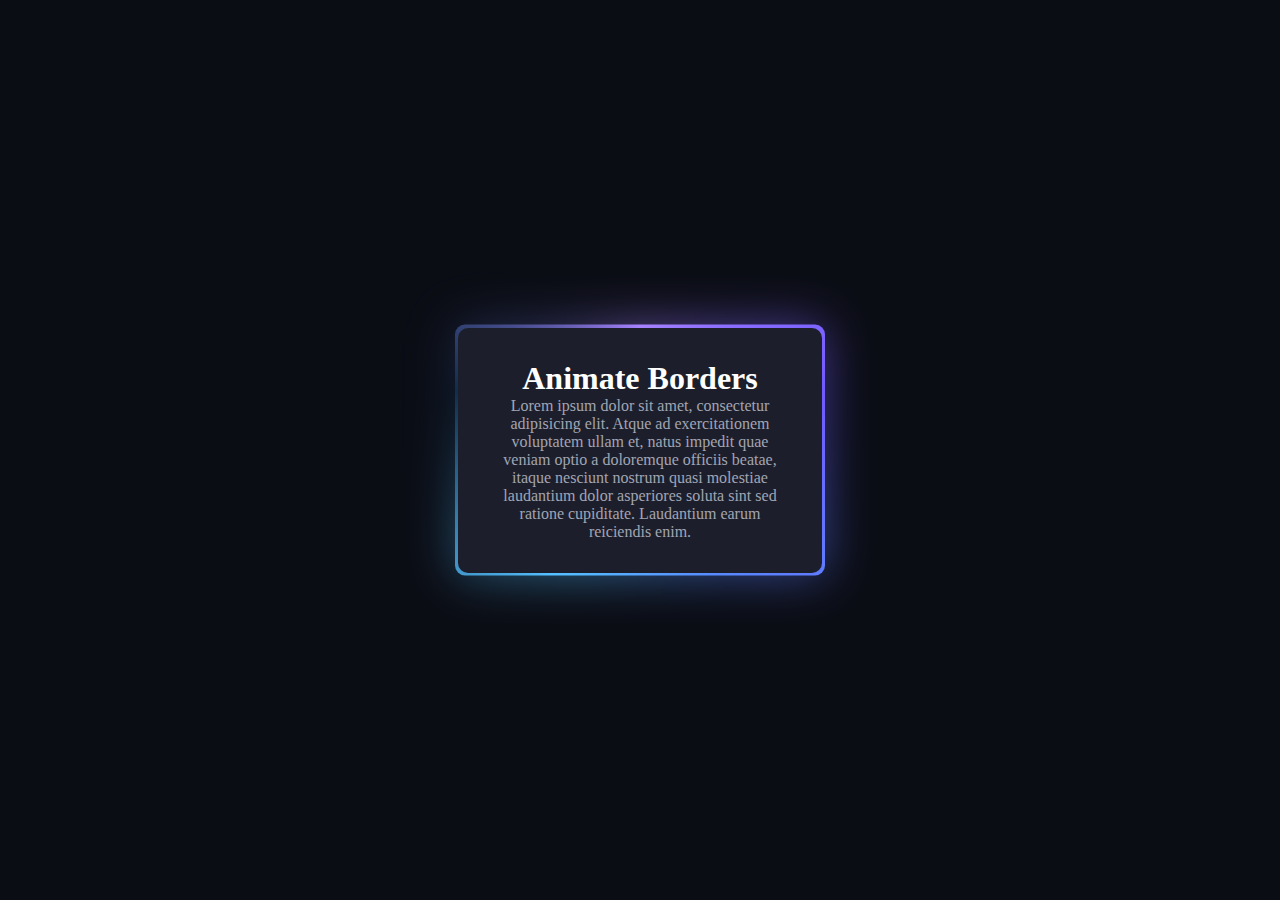
<file: animated-border/index.html>
<!DOCTYPE html>
<html lang="en">
<head>
  <meta charset="UTF-8">
  <meta name="viewport" content="width=device-width, initial-scale=1.0">
  <title>Border Animation</title>
  <link rel="stylesheet" href="styles.css">
</head>
<body>
  <div class="card">
    <h1>Animate Borders</h1>
    <p>Lorem ipsum dolor sit amet, consectetur adipisicing elit. Atque ad exercitationem voluptatem ullam et, natus impedit quae veniam optio a doloremque officiis beatae, itaque nesciunt nostrum quasi molestiae laudantium dolor asperiores soluta sint sed ratione cupiditate. Laudantium earum reiciendis enim.</p>
  </div>
</body>
</html>
</file>
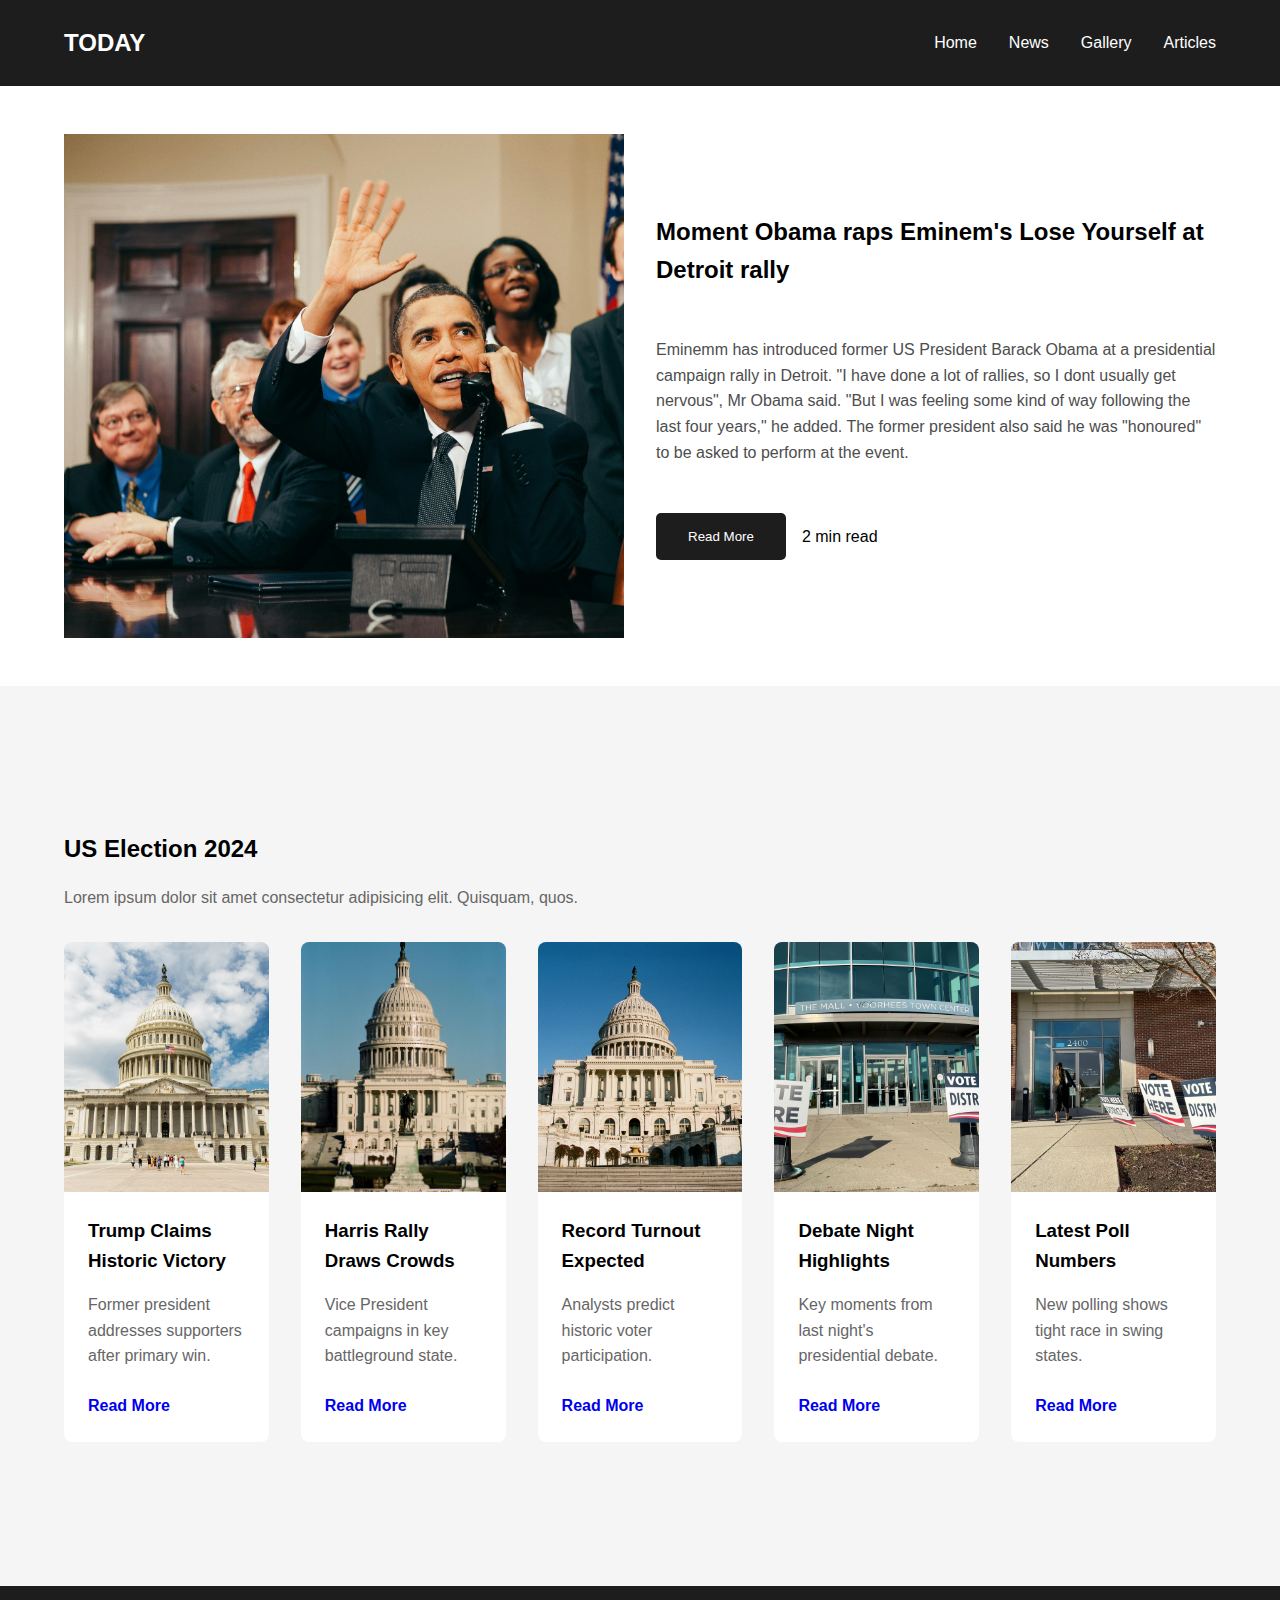
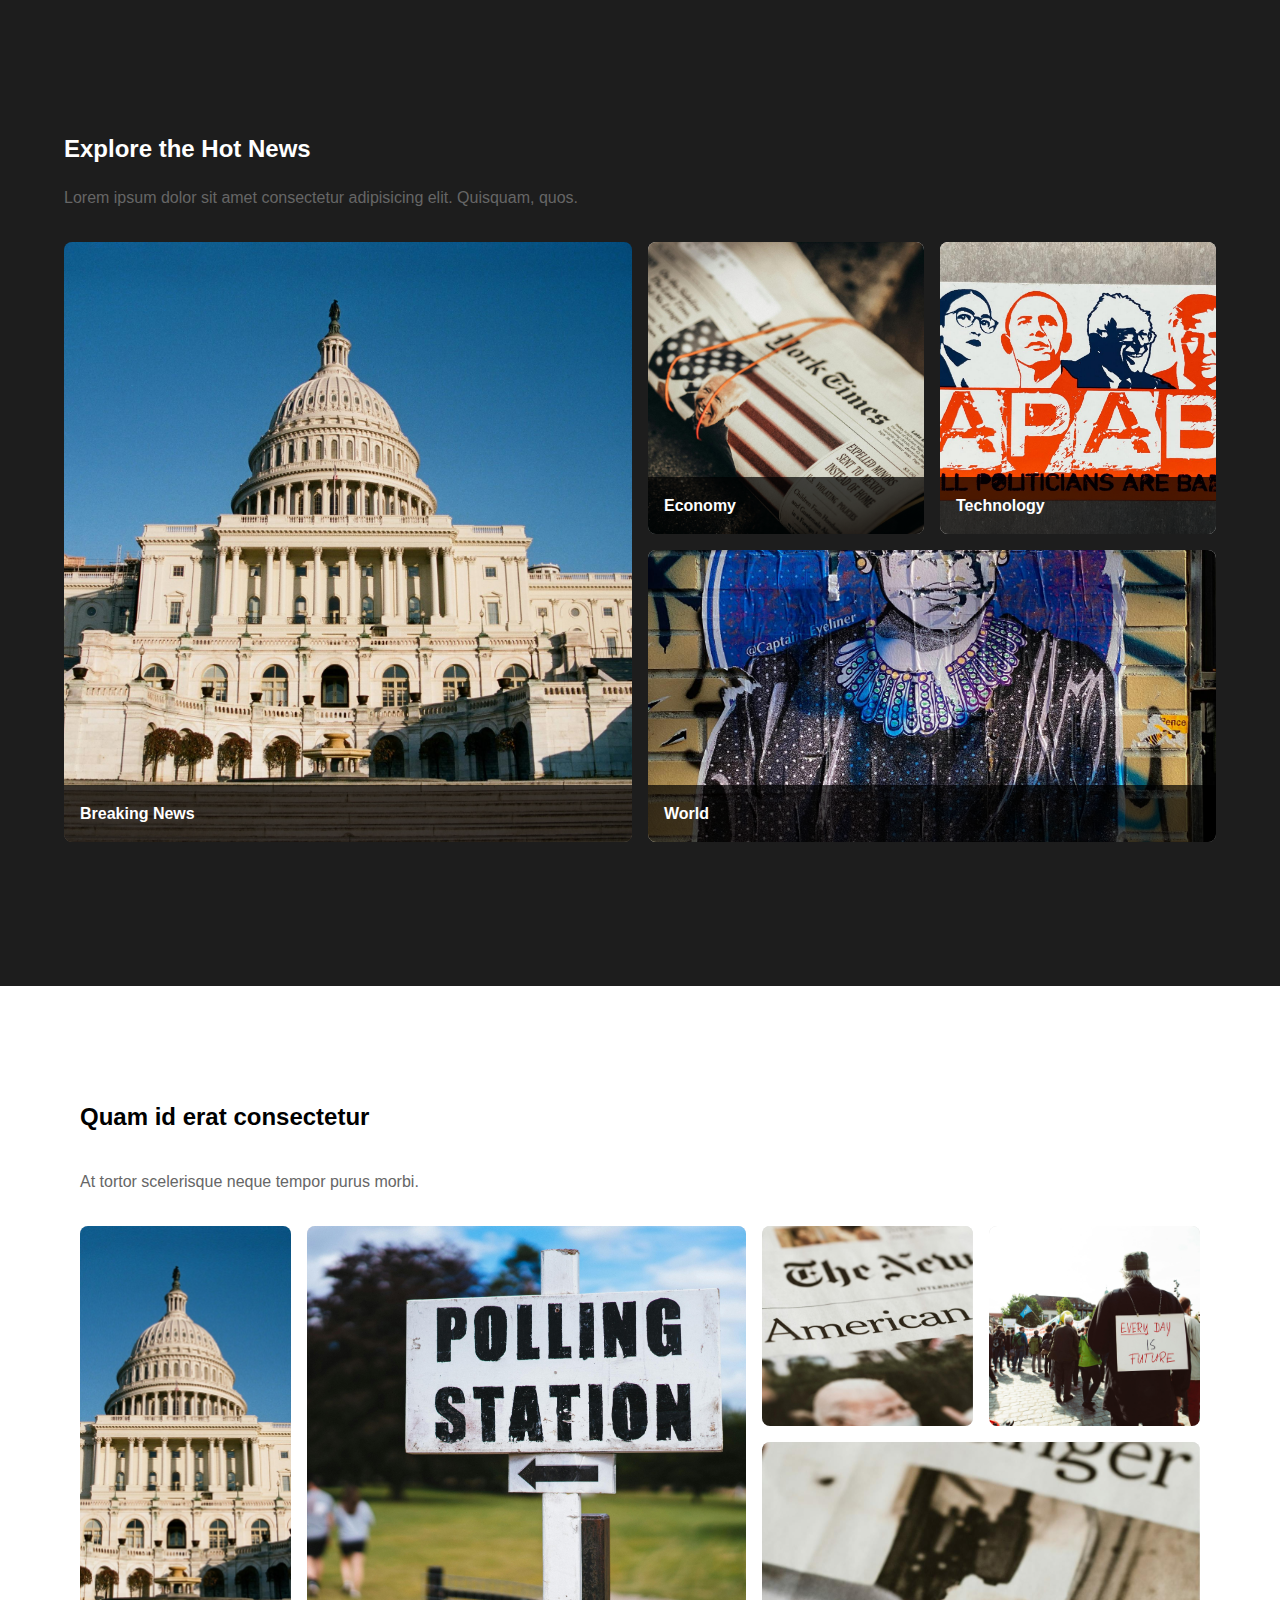
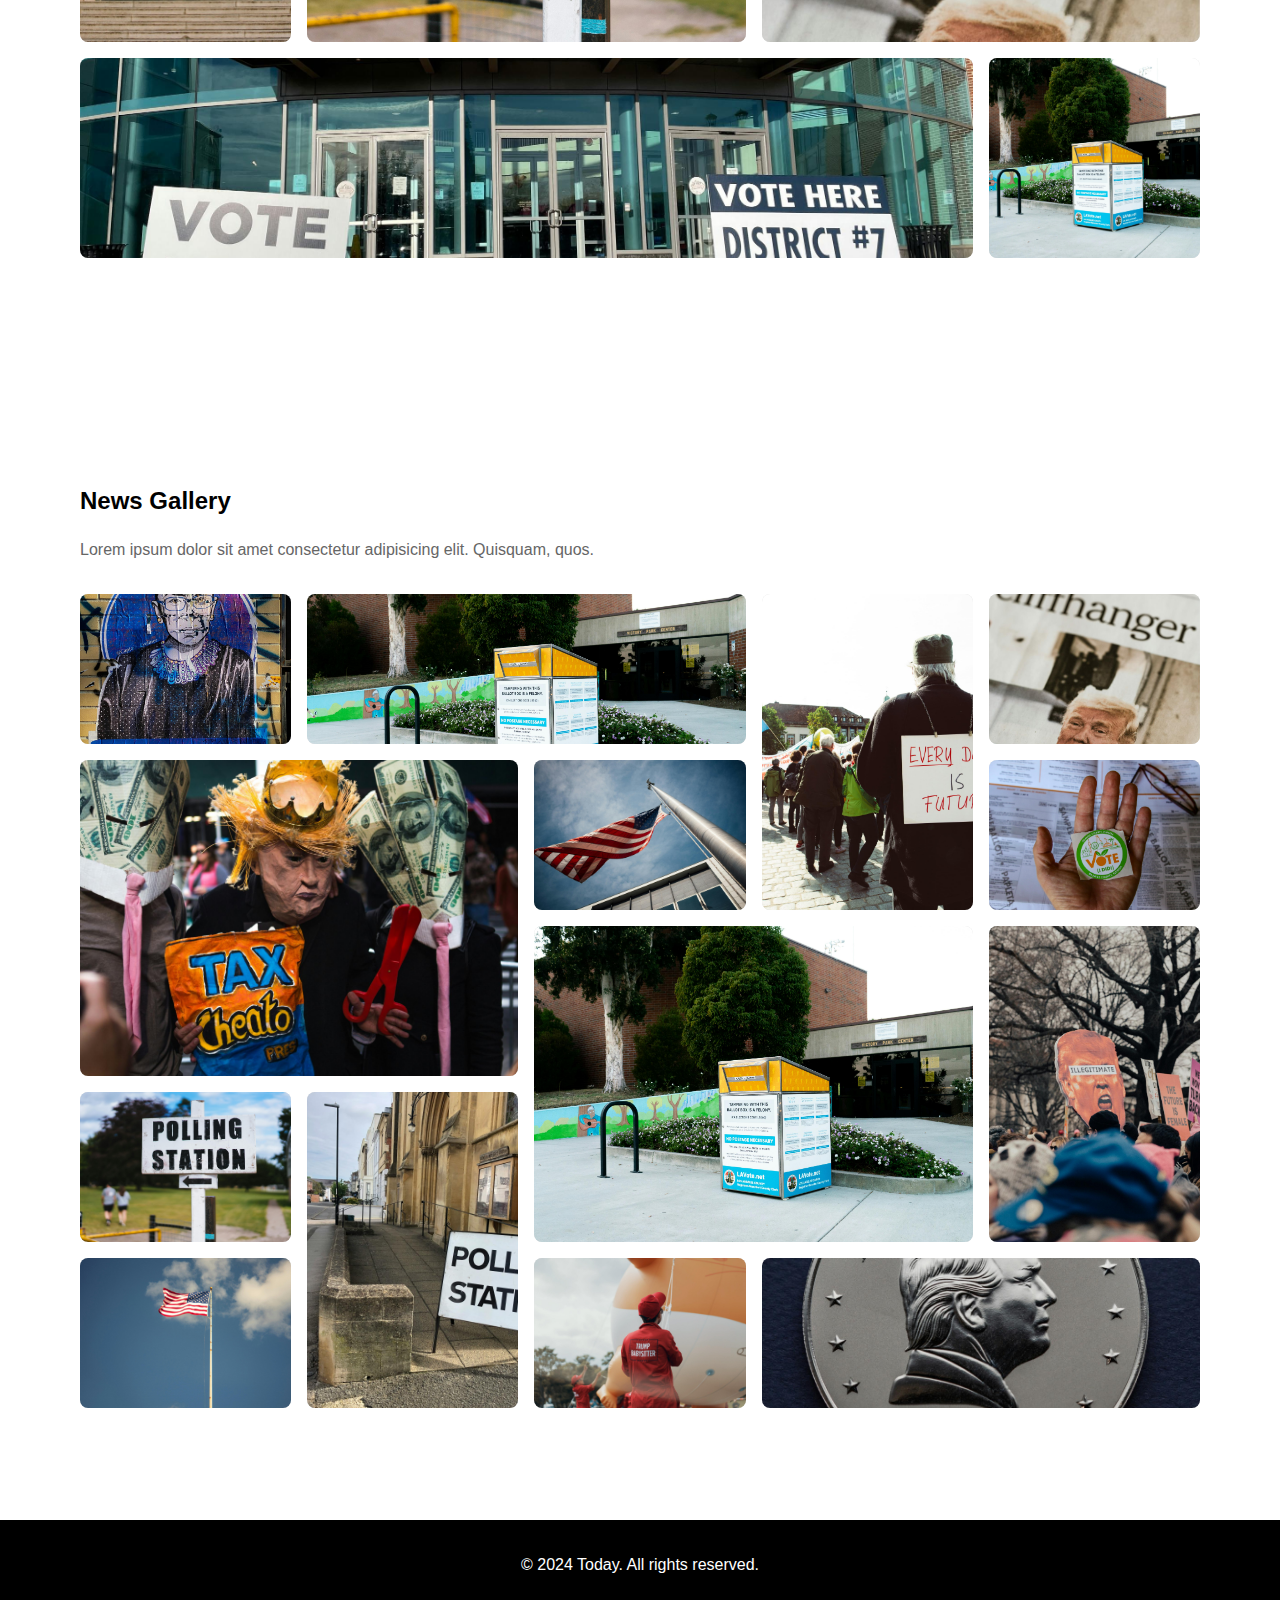
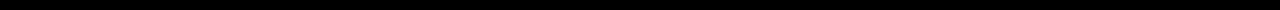
<file: app2/index.html>
<!DOCTYPE html>
<html lang="en">
  <head>
    <meta charset="UTF-8" />
    <meta name="viewport" content="width=device-width, initial-scale=1.0" />
    <title>TODAY News - Layout Examples</title>
    <link rel="stylesheet" href="styles.css" />
  </head>
  <body>
    <!-- 1. Flex - Header Navigation -->
    <header class="header">
      <nav class="header-nav">
        <div class="header-logo">TODAY</div>
        <div class="header-links">
          <a href="#">Home</a>
          <a href="#">News</a>
          <a href="#">Gallery</a>
          <a href="#">Articles</a>
        </div>
      </nav>
    </header>

    <main>
      <!-- 2. Flex and Column - Featured Article -->
      <section class="featured container">
        <div class="featured-image">
          <img src="images/main-image.jpg" alt="Featured News" />
        </div>
        <div class="featured-content">
          <h2>Moment Obama raps Eminem's Lose Yourself at Detroit rally</h2>
          <p>
            Eminemm has introduced former US President Barack Obama at a
            presidential campaign rally in Detroit. "I have done a lot of
            rallies, so I dont usually get nervous", Mr Obama said. "But I was
            feeling some kind of way following the last four years," he added.
            The former president also said he was "honoured" to be asked to
            perform at the event.
          </p>
          <div class="featured-footer">
            <button href="#" class="featured-more">Read More</button>
            <span class="featured-time">2 min read</span>
          </div>
        </div>
      </section>

      <!-- 3. Flex/Grid List - Latest Cards without text overlay -->
      <section class="latest">
        <div class="container">
          <h2 class="latest-title">US Election 2024</h2>
          <p class="latest-subtitle">
            Lorem ipsum dolor sit amet consectetur adipisicing elit. Quisquam,
            quos.
          </p>
          <div class="latest-list">
            <article class="latest-card">
              <img src="images/image2.jpg" alt="News Image" />
              <div class="latest-content">
                <h3>Trump Claims Historic Victory</h3>
                <p>Former president addresses supporters after primary win.</p>
                <a href="#" class="latest-more">Read More</a>
              </div>
            </article>
            <article class="latest-card">
              <img src="images/image3.jpg" alt="News Image" />
              <div class="latest-content">
                <h3>Harris Rally Draws Crowds</h3>
                <p>Vice President campaigns in key battleground state.</p>
                <a href="#" class="latest-more">Read More</a>
              </div>
            </article>
            <article class="latest-card">
              <img src="images/image4.jpg" alt="News Image" />
              <div class="latest-content">
                <h3>Record Turnout Expected</h3>
                <p>Analysts predict historic voter participation.</p>
                <a href="#" class="latest-more">Read More</a>
              </div>
            </article>
            <article class="latest-card">
              <img src="images/image5.jpg" alt="News Image" />
              <div class="latest-content">
                <h3>Debate Night Highlights</h3>
                <p>Key moments from last night's presidential debate.</p>
                <a href="#" class="latest-more">Read More</a>
              </div>
            </article>
            <article class="latest-card">
              <img src="images/image6.jpg" alt="News Image" />
              <div class="latest-content">
                <h3>Latest Poll Numbers</h3>
                <p>New polling shows tight race in swing states.</p>
                <a href="#" class="latest-more">Read More</a>
              </div>
            </article>
          </div>
        </div>
      </section>

      <!-- 4a. Flex/Grid 2D - Hot News - Flex Version -->
      <!-- <section class="hot">
        <div class="container">
          <h2 class="hot-title">Explore the Hot News</h2>
          <p class="hot-subtitle">
            Lorem ipsum dolor sit amet consectetur adipisicing elit. Quisquam,
            quos.
          </p>
          <div class="hot-flex">
            <article class="hot-card hot-left">
              <img src="images/image4.jpg" alt="Breaking News" />
              <div class="hot-overlay">Breaking News</div>
            </article>

            <div class="hot-right">
              <div class="hot-right-inner">
                <article class="hot-card">
                  <img src="images/image8.jpg" alt="Economy Update" />
                  <div class="hot-overlay">Economy</div>
                </article>
                <article class="hot-card">
                  <img src="images/image9.jpg" alt="Technology News" />
                  <div class="hot-overlay">Technology</div>
                </article>
              </div>
              <article class="hot-card">
                <img src="images/image10.jpg" alt="World News" />
                <div class="hot-overlay">World</div>
              </article>
            </div>
          </div>
        </div>
      </section> -->

      <!-- 4b. Flex/Grid 2D - Hot News - Grid Version -->
      <section class="hot">
        <div class="container">
          <h2 class="hot-title">Explore the Hot News</h2>
          <p class="hot-subtitle">
            Lorem ipsum dolor sit amet consectetur adipisicing elit. Quisquam,
            quos.
          </p>
          <div class="hot-grid">
            <article class="hot-card hot-grid-1">
              <img src="images/image4.jpg" alt="Breaking News" />
              <div class="hot-overlay">Breaking News</div>
            </article>
            <article class="hot-card hot-grid-2">
              <img src="images/image8.jpg" alt="Economy Update" />
              <div class="hot-overlay">Economy</div>
            </article>
            <article class="hot-card hot-grid-3">
              <img src="images/image9.jpg" alt="Technology News" />
              <div class="hot-overlay">Technology</div>
            </article>
            <article class="hot-card hot-grid-4">
              <img src="images/image10.jpg" alt="World News" />
              <div class="hot-overlay">World</div>
            </article>
          </div>
        </div>
      </section>

      <!-- 5. Grid Auto - Masonry Layout -->
      <section class="masonry">
        <div class="container">
          <h2>Quam id erat consectetur</h2>
          <p class="masonry-subtitle">
            At tortor scelerisque neque tempor purus morbi.
          </p>
          <div class="masonry-grid">
            <div class="masonry-item item1">
              <img src="images/image4.jpg" alt="Masonry Image 1" />
            </div>
            <div class="masonry-item item2">
              <img src="images/image18.jpg" alt="Masonry Image 2" />
            </div>
            <div class="masonry-item item3">
              <img src="images/image13.jpg" alt="Masonry Image 3" />
            </div>
            <div class="masonry-item item4">
              <img src="images/image14.jpg" alt="Masonry Image 4" />
            </div>
            <div class="masonry-item item5">
              <img src="images/image15.jpg" alt="Masonry Image 5" />
            </div>
            <div class="masonry-item item6">
              <img src="images/image5.jpg" alt="Masonry Image 6" />
            </div>
            <div class="masonry-item item7">
              <img src="images/image17.jpg" alt="Masonry Image 7" />
            </div>
          </div>
        </div>
      </section>

      <!-- 6. Grid Templates - News Gallery -->
      <section class="gallery">
        <div class="container">
          <h2 class="gallery-title">News Gallery</h2>
          <p class="gallery-subtitle">
            Lorem ipsum dolor sit amet consectetur adipisicing elit. Quisquam,
            quos.
          </p>
          <div class="gallery-grid">
            <div class="gallery-item a">
              <img src="images/image10.jpg" alt="Gallery Image 1" />
            </div>
            <div class="gallery-item b">
              <img src="images/image17.jpg" alt="Gallery Image 2" />
            </div>
            <div class="gallery-item c">
              <img src="images/image14.jpg" alt="Gallery Image 3" />
            </div>
            <div class="gallery-item d">
              <img src="images/image15.jpg" alt="Gallery Image 4" />
            </div>
            <div class="gallery-item e">
              <img src="images/image25.jpg" alt="Gallery Image 5" />
            </div>
            <div class="gallery-item f">
              <img src="images/image11.jpg" alt="Gallery Image 6" />
            </div>
            <div class="gallery-item g">
              <img src="images/image16.jpg" alt="Gallery Image 7" />
            </div>
            <div class="gallery-item h">
              <img src="images/image17.jpg" alt="Gallery Image 8" />
            </div>
            <div class="gallery-item i">
              <img src="images/image18.jpg" alt="Gallery Image 9" />
            </div>
            <div class="gallery-item j">
              <img src="images/image19.jpg" alt="Gallery Image 10" />
            </div>
            <div class="gallery-item k">
              <img src="images/image20.jpg" alt="Gallery Image 11" />
            </div>
            <div class="gallery-item l">
              <img src="images/image21.jpg" alt="Gallery Image 12" />
            </div>
            <div class="gallery-item m">
              <img src="images/image22.jpg" alt="Gallery Image 13" />
            </div>
            <div class="gallery-item n">
              <img src="images/image23.jpg" alt="Gallery Image 14" />
            </div>
          </div>
        </div>
      </section>
    </main>

    <footer>
      <p>© 2024 Today. All rights reserved.</p>
    </footer>
  </body>
</html>
</file>
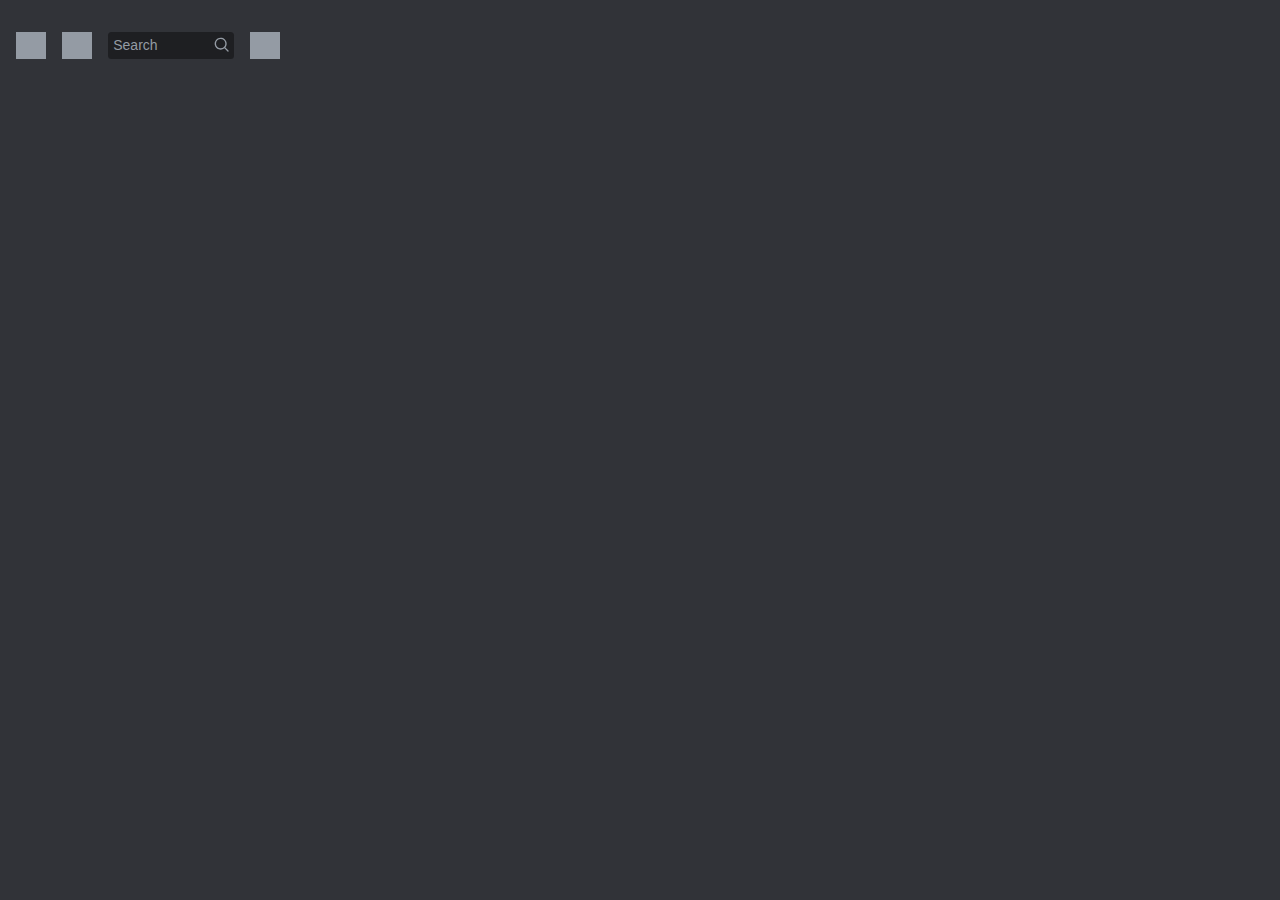
<file: discord-search-bar/index.html>
<!DOCTYPE html>
<html lang="en">
  <head>
    <meta charset="UTF-8" />
    <meta name="viewport" content="width=device-width, initial-scale=1.0" />
    <title>Document</title>
    <link rel="stylesheet" href="styles.css" />
  </head>
  <body>
    <div class="row">
      <div class="box"></div>
      <div class="box"></div>

      <div class="search-wrapper">
        <input class="input" type="search" placeholder="Search" />

        <svg
          xmlns="http://www.w3.org/2000/svg"
          fill="none"
          viewBox="0 0 24 24"
          class="search-icon"
        >
          <path
            fill="currentColor"
            fill-rule="evenodd"
            d="M15.62 17.03a9 9 0 1 1 1.41-1.41l4.68 4.67a1 1 0 0 1-1.42 1.42l-4.67-4.68ZM17 10a7 7 0 1 1-14 0 7 7 0 0 1 14 0Z"
            clip-rule="evenodd"
          ></path>
        </svg>

        <button class="x-icon">
          <svg
            xmlns="http://www.w3.org/2000/svg"
            fill="none"
            viewBox="0 0 24 24"
          >
            <path
              fill="currentColor"
              d="M17.3 18.7a1 1 0 0 0 1.4-1.4L13.42 12l5.3-5.3a1 1 0 0 0-1.42-1.4L12 10.58l-5.3-5.3a1 1 0 0 0-1.4 1.42L10.58 12l-5.3 5.3a1 1 0 1 0 1.42 1.4L12 13.42l5.3 5.3Z"
            ></path>
          </svg>
        </button>

      </div>

      <div class="box"></div>
    </div>
  </body>
</html>
</file>
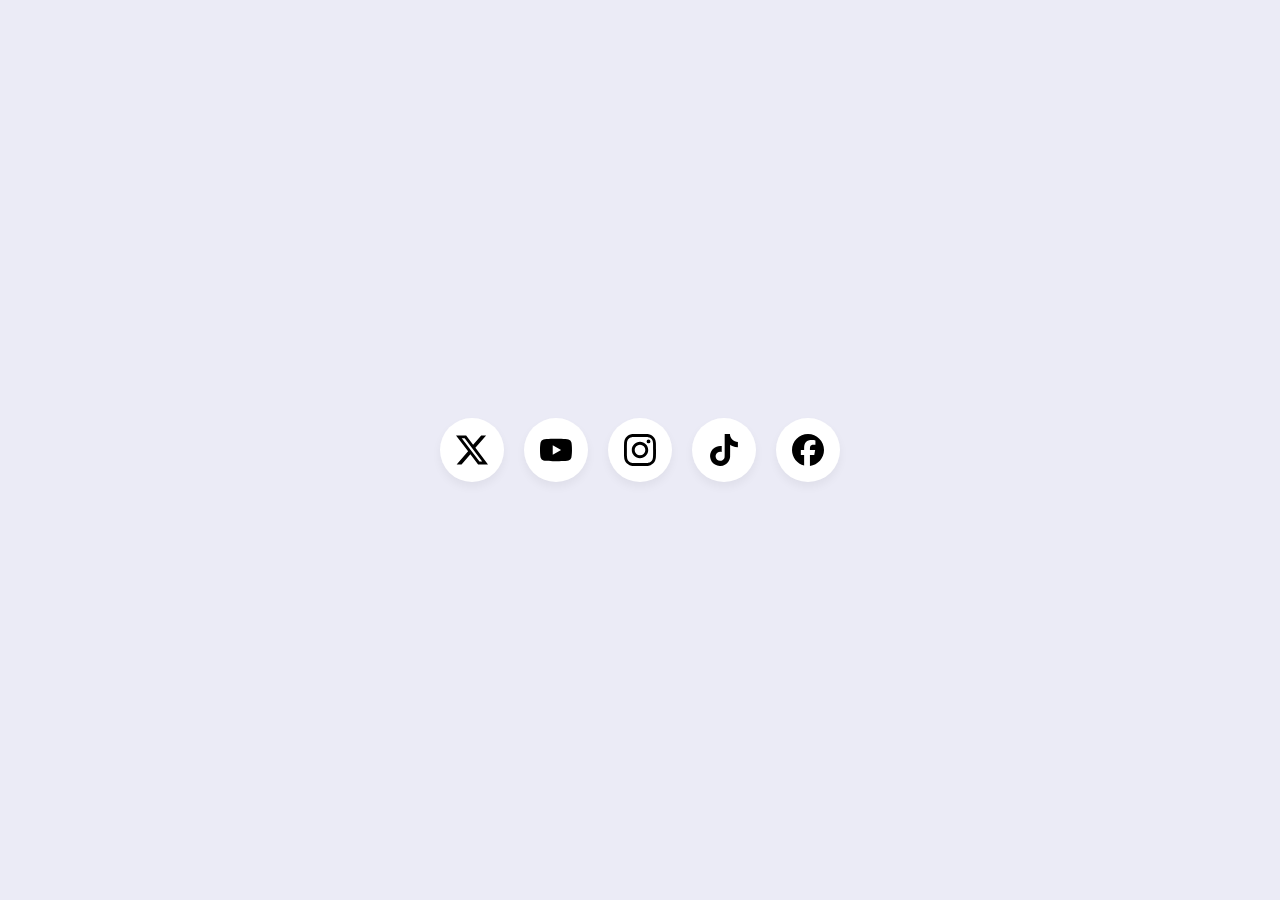
<file: socials-hover/index.html>
<!DOCTYPE html>
<html lang="en">
<head>
  <meta charset="UTF-8">
  <meta name="viewport" content="width=device-width, initial-scale=1.0">
  <title>Social Media Icons</title>
  <link rel="stylesheet" href="style.css">
</head>
<body>
  <!-- 
    BONUS TIPS:
    1. Visit https://simpleicons.org for more icons
    2. Use the target="_blank" attribute on a link to open it in a new tab
    3. For Better SEO you can use the title attribute to create tooltips in html
  -->

  <div class="socials-container">
    <a data-social="Twitter" style="--accent-color: black;" href="https://x.com/codingtogo">
      <svg role="img" viewBox="0 0 24 24" xmlns="http://www.w3.org/2000/svg"><title>X</title><path d="M18.901 1.153h3.68l-8.04 9.19L24 22.846h-7.406l-5.8-7.584-6.638 7.584H.474l8.6-9.83L0 1.154h7.594l5.243 6.932ZM17.61 20.644h2.039L6.486 3.24H4.298Z"/></svg>
    </a>
    <a data-social="YouTube" style="--accent-color: red;" href="https://youtube.com/@coding2go">
      <svg role="img" viewBox="0 0 24 24" xmlns="http://www.w3.org/2000/svg"><title>YouTube</title><path d="M23.498 6.186a3.016 3.016 0 0 0-2.122-2.136C19.505 3.545 12 3.545 12 3.545s-7.505 0-9.377.505A3.017 3.017 0 0 0 .502 6.186C0 8.07 0 12 0 12s0 3.93.502 5.814a3.016 3.016 0 0 0 2.122 2.136c1.871.505 9.376.505 9.376.505s7.505 0 9.377-.505a3.015 3.015 0 0 0 2.122-2.136C24 15.93 24 12 24 12s0-3.93-.502-5.814zM9.545 15.568V8.432L15.818 12l-6.273 3.568z"/></svg>
    </a>
    <a data-social="Instagram" style="--accent-color: #fe107c;" href="#">
      <svg role="img" viewBox="0 0 24 24" xmlns="http://www.w3.org/2000/svg"><title>Instagram</title><path d="M7.0301.084c-1.2768.0602-2.1487.264-2.911.5634-.7888.3075-1.4575.72-2.1228 1.3877-.6652.6677-1.075 1.3368-1.3802 2.127-.2954.7638-.4956 1.6365-.552 2.914-.0564 1.2775-.0689 1.6882-.0626 4.947.0062 3.2586.0206 3.6671.0825 4.9473.061 1.2765.264 2.1482.5635 2.9107.308.7889.72 1.4573 1.388 2.1228.6679.6655 1.3365 1.0743 2.1285 1.38.7632.295 1.6361.4961 2.9134.552 1.2773.056 1.6884.069 4.9462.0627 3.2578-.0062 3.668-.0207 4.9478-.0814 1.28-.0607 2.147-.2652 2.9098-.5633.7889-.3086 1.4578-.72 2.1228-1.3881.665-.6682 1.0745-1.3378 1.3795-2.1284.2957-.7632.4966-1.636.552-2.9124.056-1.2809.0692-1.6898.063-4.948-.0063-3.2583-.021-3.6668-.0817-4.9465-.0607-1.2797-.264-2.1487-.5633-2.9117-.3084-.7889-.72-1.4568-1.3876-2.1228C21.2982 1.33 20.628.9208 19.8378.6165 19.074.321 18.2017.1197 16.9244.0645 15.6471.0093 15.236-.005 11.977.0014 8.718.0076 8.31.0215 7.0301.0839m.1402 21.6932c-1.17-.0509-1.8053-.2453-2.2287-.408-.5606-.216-.96-.4771-1.3819-.895-.422-.4178-.6811-.8186-.9-1.378-.1644-.4234-.3624-1.058-.4171-2.228-.0595-1.2645-.072-1.6442-.079-4.848-.007-3.2037.0053-3.583.0607-4.848.05-1.169.2456-1.805.408-2.2282.216-.5613.4762-.96.895-1.3816.4188-.4217.8184-.6814 1.3783-.9003.423-.1651 1.0575-.3614 2.227-.4171 1.2655-.06 1.6447-.072 4.848-.079 3.2033-.007 3.5835.005 4.8495.0608 1.169.0508 1.8053.2445 2.228.408.5608.216.96.4754 1.3816.895.4217.4194.6816.8176.9005 1.3787.1653.4217.3617 1.056.4169 2.2263.0602 1.2655.0739 1.645.0796 4.848.0058 3.203-.0055 3.5834-.061 4.848-.051 1.17-.245 1.8055-.408 2.2294-.216.5604-.4763.96-.8954 1.3814-.419.4215-.8181.6811-1.3783.9-.4224.1649-1.0577.3617-2.2262.4174-1.2656.0595-1.6448.072-4.8493.079-3.2045.007-3.5825-.006-4.848-.0608M16.953 5.5864A1.44 1.44 0 1 0 18.39 4.144a1.44 1.44 0 0 0-1.437 1.4424M5.8385 12.012c.0067 3.4032 2.7706 6.1557 6.173 6.1493 3.4026-.0065 6.157-2.7701 6.1506-6.1733-.0065-3.4032-2.771-6.1565-6.174-6.1498-3.403.0067-6.156 2.771-6.1496 6.1738M8 12.0077a4 4 0 1 1 4.008 3.9921A3.9996 3.9996 0 0 1 8 12.0077"/></svg>
    </a>
    <a data-social="TikTok" style="--accent-color: #38142a;" href="#">
      <svg role="img" viewBox="0 0 24 24" xmlns="http://www.w3.org/2000/svg"><title>TikTok</title><path d="M12.525.02c1.31-.02 2.61-.01 3.91-.02.08 1.53.63 3.09 1.75 4.17 1.12 1.11 2.7 1.62 4.24 1.79v4.03c-1.44-.05-2.89-.35-4.2-.97-.57-.26-1.1-.59-1.62-.93-.01 2.92.01 5.84-.02 8.75-.08 1.4-.54 2.79-1.35 3.94-1.31 1.92-3.58 3.17-5.91 3.21-1.43.08-2.86-.31-4.08-1.03-2.02-1.19-3.44-3.37-3.65-5.71-.02-.5-.03-1-.01-1.49.18-1.9 1.12-3.72 2.58-4.96 1.66-1.44 3.98-2.13 6.15-1.72.02 1.48-.04 2.96-.04 4.44-.99-.32-2.15-.23-3.02.37-.63.41-1.11 1.04-1.36 1.75-.21.51-.15 1.07-.14 1.61.24 1.64 1.82 3.02 3.5 2.87 1.12-.01 2.19-.66 2.77-1.61.19-.33.4-.67.41-1.06.1-1.79.06-3.57.07-5.36.01-4.03-.01-8.05.02-12.07z"/></svg>
    </a>
    <a data-social="Facebook" style="--accent-color: #106bff;" href="#">
      <svg role="img" viewBox="0 0 24 24" xmlns="http://www.w3.org/2000/svg"><title>Facebook</title><path d="M9.101 23.691v-7.98H6.627v-3.667h2.474v-1.58c0-4.085 1.848-5.978 5.858-5.978.401 0 .955.042 1.468.103a8.68 8.68 0 0 1 1.141.195v3.325a8.623 8.623 0 0 0-.653-.036 26.805 26.805 0 0 0-.733-.009c-.707 0-1.259.096-1.675.309a1.686 1.686 0 0 0-.679.622c-.258.42-.374.995-.374 1.752v1.297h3.919l-.386 2.103-.287 1.564h-3.246v8.245C19.396 23.238 24 18.179 24 12.044c0-6.627-5.373-12-12-12s-12 5.373-12 12c0 5.628 3.874 10.35 9.101 11.647Z"/></svg>
    </a>
  </div>
</body>
</html>
</file>
<file: animated-border/styles.css>
*{
    margin: 0;
    padding: 0;  
  }
  html{
    font-family: Poppins;
    color: #f0f0f0;
  }
  body{
    min-height: 100vh;
    background: #0b0d15;
    color: #a2a5b3;
    align-content: center;
  }
  h1{
    color: white;
  }

.card {
    margin: 0 auto;
    padding: 2em;
    width: 300px;
    background: #1C1F2B;
    text-align: center;
    border-radius: 10px;
    position: relative;
}

@property --angle {
    syntax: "<angle>";
    initial-value: 0deg;
    inherits: false;
}

.card::after, 
.card::before {
    --angle: 0deg;
    content: '';
    position: absolute;
    height: 100%;
    width: 100%;
    background-image: conic-gradient(from var(--angle), #A682FF, #715AFF, #5887FF, #55C1FF, #102E4A, #A682FF);
    /* background-image: conic-gradient(from var(--angle), transparent 70%, #55C1FF); */
    top: 50%;
    left: 50%;
    translate: -50% -50%;
    z-index: -1;
    padding: 3px;
    border-radius: 10px;
    /* animation: spin 1.5s linear infinite; */
}

.card:hover::after,
.card:hover::before {
    animation: spin 1.5s linear infinite;
}

.card::before {
    filter: blur(1.5em);
    opacity: 0.5;
}

@keyframes spin {
    from {
        --angle: 0deg;
    }

    to {
        --angle: 360deg;
    }
}
</file>
<file: app2/styles.css>
/* Base Styles */
* {
  margin: 0;
  padding: 0;
  box-sizing: border-box;
}

body {
  font-family: Arial, sans-serif;
  line-height: 1.6;
}

section {
  padding: 6rem 0;
}

section h2 {
  margin-bottom: 2rem;
}

.container {
  max-width: 1500px;
  margin: 0 auto;
  padding: 3rem 4rem;
}

/* TEMPORARY - Remove after adding all the styles */
img {
  display: block;
  width: 100px;
  height: 100px;
}

/* 1. Flex - Header Navigation */

.header {
  background: #1D1D1D;
  padding: 1.5em 0;
  color: #FFF; 
}

.header-logo {
  font-size: 1.5rem;
  font-weight: bold;
}

.header-nav {
  display: flex;
  justify-content: space-between;
  align-items: center;
  max-width: 1500px;
  padding: 0 4rem;
  margin: 0 auto;
}

.header-links {
  display: flex;
  justify-content: space-between;
  align-items: center;
  gap: 2rem;
}

.header-links a {
  color: #FFF;
  text-decoration: none;
  cursor: pointer;
}

.header-links a:hover {
  color: #9C9C9C;
}

/* 2. Flex and Column - Featured Section */

.featured {
  display: flex;
  justify-content: space-between;
  align-items: center;
  gap: 2rem;
  margin: 0;
  height: 600px;
}

.featured-image {
  flex-basis: 50%;
  height: 100%;
  background-color: #E0E0E0;
  border-radius: 8px;
}

.featured-image img {
  width: 100%;
  height: 100%;
  object-fit: cover;
}

.featured-content {
  flex-basis: 50%;
  display: flex;
  height: 100%;
  flex-direction: column;
  justify-content: center;
  gap: 1rem;
}

.featured-content p {
  color: #4D4D4D;
}

.featured-more {
  color: #FFF;
  background: #1D1D1D;
  padding: 1rem 2rem;
  border-radius: 5px;
  border: none;
}

.featured-more:hover {
  background: #414141;
  color: #D9D8DB;
  cursor: pointer;
}

.featured-footer {
  display: flex;
  gap: 1rem;
  align-items: center;
  margin-top: 2rem;
}


/* 3. Flex/Grid List - Latest Cards */

.latest {
  padding: 6rem 0;
  background: #F5F5F5;
  width: 100%;
}

.latest-title {
  margin-bottom: 1rem;
}

.latest-subtitle {
  margin-bottom: 2rem;
  color: #666666;
}

/* .latest-list {
  display: flex;
  justify-content: space-between;
  gap: 2rem;
  flex-wrap: wrap;
} */

.latest-list {
  display: grid;
  grid-template-columns: repeat(auto-fit, minmax(200px, 1fr));
  gap: 2rem;
  margin: 0 auto;
}

.latest-card {
  width: 100%;
  height: 500px;
  border-radius: 8px;
  box-shadow: none;
  background: #FFF;
  overflow: hidden;
}

.latest-card img {
  width: 100%;
  height: 250px;
  object-fit: cover;
}

.latest-content {
  padding: 1.5rem;
}

.latest-content h3 {
  margin-bottom: 1rem;
}

.latest-content p {
  color: #666;
  margin-bottom: 1.5rem;
}

.latest-more {
  text-decoration: none;
  font-weight: bold;
  padding-right: 1.5rem;
}

/* 4. Flex/Grid 2D - Hot News */

.hot {
  background: #1D1D1D;
  color: #FFF;
}

.hot-title {
  margin-bottom: 1rem;
}

.hot-subtitle {
  margin-bottom: 2rem;
  color: #666;
}

.hot-card{ 
  background-color: #E0E0E0;
  border-radius: 8px;
  overflow: hidden;
}

.hot-card img{
  width: 100%;
  height: 100%;
  object-fit: cover;
}

/* 4a. Flex/Grid 2D - Hot News - Flex Version */

/* .hot-flex {
  display: flex;
  gap: 1rem;
  height: 600px;
  width: 100%;
}

.hot-left {
  flex: 0 0 50%;
  border-radius: 8px;
  overflow: hidden;
}

.hot-right {
  flex: 0 0 50%;
  display: flex;
  flex-direction: column;
  gap: 1rem;
}

.hot-right-inner {
  display: flex;
  gap: 1rem;
  height: 50%;
} */

/* 4b. Flex/Grid 2D - Hot News - Grid Version */

.hot-grid {
  display: grid;
  grid-template-columns: repeat(4, 1fr);
  grid-template-rows: repeat(2, 1fr);
  gap: 1rem;
  height: 600px;
}

.hot-grid-1 {
  grid-column: span 2;
  grid-row: span 2;
}

.hot-grid-2 {
  grid-column: span 1;
  grid-row: span 1;
}

.hot-grid-3 {
  grid-column: span 1;
  grid-row: span 1;
}

.hot-grid-4 {
  grid-column: span 2;
  grid-row: span 1;
}

/* 5. Grid - Masonry Layout */

.masonry {
  padding: 4rem 1rem;
  background: #FFF;
}

.masonry-subtitle {
  margin-bottom: 2rem;
  color: #666;
}

.masonry-grid {
  display: grid;
  grid-template-columns: repeat(5, 1fr);
  grid-template-rows: repeat(3, 200px);
  gap: 1rem;
  max-width: none;
  margin: 0 auto;
}

.masonry-item {
  background-color: #E0E0E0;
  border-radius: 8px;
}

.masonry-item img {
  width: 100%;
  height: 100%;
  object-fit: cover;
  border-radius: 8px;
}

.item1 {
  grid-column: 1/2;
  grid-row: 1/3;
}

.item2 {
  grid-column: 2/4;
  grid-row: 1/3;
}

.item3 {
  grid-column: 4/5;
  grid-row: 1/2;
}

.item4 {
  grid-column: 5/6;
  grid-row: 1/2;
}

.item5 {
  grid-column: 4/6;
  grid-row: 2/3;
}

.item6 {
  grid-column: 1/ span 4;
  grid-row: span 1;
}

.item7 {
  grid-column: span 1;
  grid-row: span 1;
}

/* 6. Grid Templates - News Gallery */

.gallery {
  padding: 4rem 1rem;
}

.gallery-title {
  margin-bottom: 1rem;
}

.gallery-subtitle {
  margin-bottom: 2rem;
  color: #666;
}

.gallery-item {
  background-color: #E0E0E0;
  border-radius: 8px;
}

.gallery-item img {
  width: 100%;
  height: 100%;
  object-fit: cover;
  border-radius: 8px;
}

.gallery-grid {
  display: grid;
  grid-template-columns: repeat(5, 1fr);
  grid-template-rows: repeat(5, 150px);
  gap: 1rem;
  max-width: none;
  margin: 0 auto;
  grid-template-areas: 
    "a b b c d"
    "e e f c g"
    "e e h h m"
    "i k h h m"
    "j k l n n";
}

.a {
  grid-area: a;
}

.b {
  grid-area: b;
}

.c {
  grid-area: c;
}

.d {
  grid-area: d;
}

.e {
  grid-area: e;
}

.f {
  grid-area: f;
}

.g {
  grid-area: g;
}

.h {
  grid-area: h;
}

.i {
  grid-area: i;
}

.j {
  grid-area: j;
}

.k {
  grid-area: k;
}

.l {
  grid-area: l;
}

.m {
  grid-area: m;
}

.n {
  grid-area: n;
}

/* 7. Images and Styling */

footer {
  background: black;
  color: white;
}

footer p {
  /* margin: 0 auto; */
  max-width: 1500px;
  padding: 2rem;
  text-align: center;
}

.hot-card {
  position: relative;
}

.hot-overlay {
  position: absolute;
  bottom: 0;
  left: 0;
  right: 0;
  padding: 1rem;
  background: rgba(0, 0, 0, 0.7);
  font-weight: bold;
}

.masonry-item {
  position: relative
}

.masonry-item::before {
  content: "";
  position: absolute;
  top: 0;
  left: 0;
  right: 0;
  bottom: 0;
  background-color: rgba(0, 0, 0, 0.7);
  opacity: 0;
  transition: opacity 0.3s ease;
}

.masonry-item::after {
  content: "View Story";
  color: white;
  position: absolute;
  top: 50%;
  left: 50%;
  transform: translate(-50%, -50%);
  font-size: 1.5rem;
  font-weight: bold;
  opacity: 0;
  transition: opacity 0.3s ease;
}

.masonry-item:hover::before,
.masonry-item:hover::after {
  opacity: 1;
}

@media screen and (max-width: 768px) {
  .header-links {
    display: none;
  }

  .featured {
    flex-direction: column;
    height: auto;
    gap: 2rem
  }

  .masonry-grid {
    display: block;
  }

  .masonry-item {
    margin-bottom: 1rem;
    height: 300px;
  }

  .gallery-grid {
    display: block;
  }

  .gallery-item {
    margin-bottom: 1rem;
    height: 300px;
  }

  .container {
    padding: 2rem 1rem;
  }
}
</file>
<file: discord-search-bar/styles.css>
:root {
    --bg-color: hsl(223, 6.7%, 20.6%);
    --bg-color-dark: hsl(225, 6.3%, 12.5%);
    --foreground-color: hsl(210, 9.1%, 87%);
    --foreground-color-dark: hsl(214, 8.1%, 61.2%);
    --outline-color: hsl(200, 100%, 50%);
  }
  
  body {
    background-color: var(--bg-color);
    color: var(--foreground-color);
    font-family: Helvetica, Arial, sans-serif;
    margin: 0;
  }

  .row {
    display: flex;
    gap: 1rem;
    margin: 1rem;
    margin-top: 2rem;
  }
  
  .box {
    width: 30px;
    background-color: var(--foreground-color-dark);
  }

  .input {
    background-color: var(--bg-color-dark);
    color: var(--foreground-color);
    border: none;
    width: 9em;
    transition: width 0.25s;
    border-radius: 0.25em;
    outline: none;
    padding: 0.375em;
    font-size: 0.875em;
  }

  @media (prefers-reduced-motion: reduce) {
    .input {
      transition: none;
    }
  }

  .input::placeholder {
    color: var(--foreground-color-dark);
  }

  .input:focus-visible {
    box-shadow: 0 0 0 .25rem var(--outline-color);
  }

  .input:focus,
  .input:not(:placeholder-shown) {
    width: 15em;
  }

  .search-wrapper {
    position: relative;
  }

  .search-icon,
  .x-icon {
    position: absolute;
    width: 1rem;
    height: 1rem;
    right: 0.25rem;
    top: 50%;
    translate: 0 -50%;
    color: var(--foreground-color-dark);
    opacity: 0;
    rotate: 90deg;
    pointer-events: none;
    visibility: hidden;
    border-radius: 0.25rem;
    transition-property: opacity, rotate, visibility;
    transition-duration: 0.15s;
    transition-behavior: smooth;
  }

  .search-wrapper:has(.input:placeholder-shown) .search-icon,
  .search-wrapper:has(.input:not(:placeholder-shown)) .x-icon {
    opacity: 1;
    pointer-events: all;
    visibility: visible;
    rotate: 0deg;
  }

  button {
    all: unset;
    cursor: pointer;
  }

  /* clears the ‘X’ from Internet Explorer */
  input[type="search"]::-ms-clear,
  input[type="search"]::-ms-reveal {
    appearance: none;
    width: 0;
    height: 0;
  }

  /* clears the ‘X’ from Chrome */
  input[type="search"]::-webkit-search-decoration,
  input[type="search"]::-webkit-search-cancel-button,
  input[type="search"]::-webkit-search-results-button,
  input[type="search"]::-webkit-search-results-decoration {
    appearance: none;
  }
</file>
<file: socials-hover/style.css>
@import url('https://fonts.googleapis.com/css2?family=Poppins:ital,wght@0,100;0,200;0,300;0,400;0,500;0,600;0,700;0,800;0,900;1,100;1,200;1,300;1,400;1,500;1,600;1,700;1,800;1,900&display=swap');
*{
  margin: 0;
  padding: 0;
}
html{
  font-family: Poppins, 'Segoe UI', sans-serif;
}
body{
  min-height: 100vh;
  display: grid;
  place-items: center;
  background: #ebebf6;
}
.socials-container {
  display: flex;
  gap: 20px;
}

.socials-container a {
   background-color: white;
   /* background-color: black; */
   padding: 1em;
   border-radius: 50%;
   height: 64px;
   width: 64px;
   box-sizing: border-box;
   flex-shrink: 0;
   display: grid;
   place-items: center;
   box-shadow: 0 5px 10px rgba(0, 0, 0, 0.05);
}

.socials-container svg {
  height: 32px;
  /* fill: white; */
}

.socials-container a::before {
  content: attr(data-social);
  position: absolute;
  background-color: var(--accent-color);
  color: white;
  text-align: none;
  padding: 0.5em 1em;
  border-radius: 100px;
  box-shadow: 0 5px 10px rgba(red, green, blue, alpha);
  transform: translateY(-30px) rotate(25deg);
  opacity: 0;
  transition: 200ms cubic-bezier(0.42, 0, 0.44, 1.68);
}

.socials-container a:hover {
  background-color: var(--accent-color);
  fill: white;
}

.socials-container a::after {
  content: '';
  position: absolute;
  height: 0;
  width: 0;
  border-left: 8px solid transparent;
  border-right: 8px solid transparent;
  border-top: 10px solid var(--accent-color);
  transform: translateY(0) rotate(25deg);
  opacity: 0;
  transition: 200ms cubic-bezier(0.42, 0, 0.44, 1.68);
}

.socials-container a:hover::before {
  transform: translateY(-65px) rotate(0);
  opacity: 1;
}

.socials-container a:hover::after {
  transform: translateY(-42px) rotate(0);
  opacity: 1;
}
</file>
